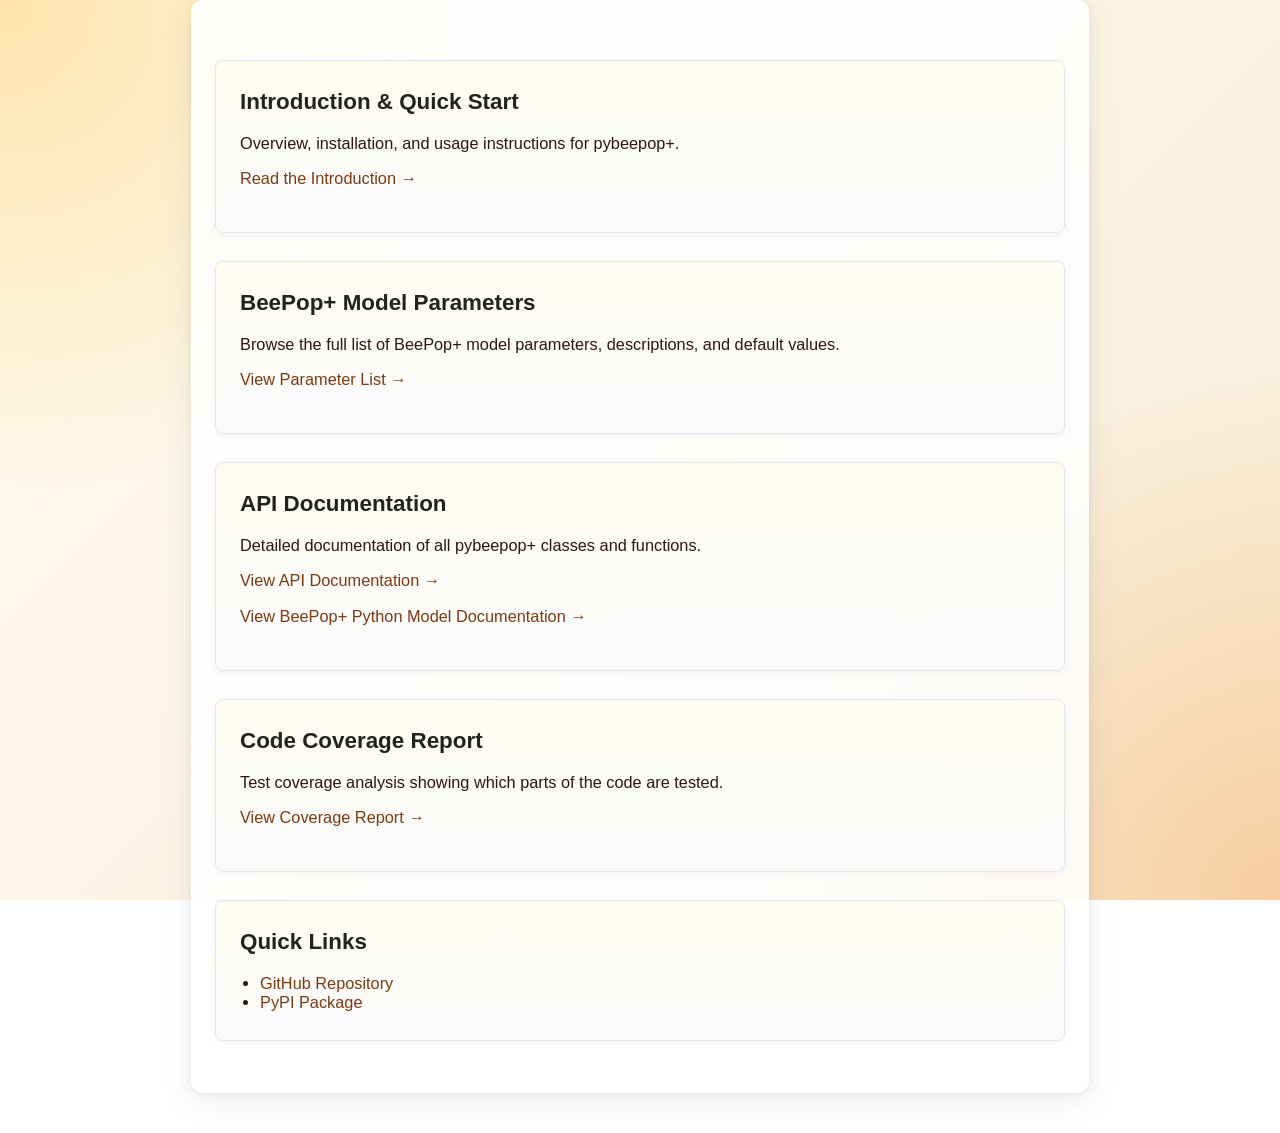
<file: docs/index_template.html>
<!DOCTYPE html>
<html>
<head>
    <meta charset="utf-8">
    <title>pybeepop+ Documentation</title>
    <meta name="viewport" content="width=device-width, initial-scale=1">
    <link rel="stylesheet" href="styles.css">
</head>
<body>
    <!-- HERO_PLACEHOLDER -->
    <div class="container">
        <div class="box">
            <h2>Introduction & Quick Start</h2>
            <p>Overview, installation, and usage instructions for pybeepop+.</p>
            <p><a href="introduction.html">Read the Introduction →</a></p>
        </div>

        <div class="box">
            <h2>BeePop+ Model Parameters</h2>
            <p>Browse the full list of BeePop+ model parameters, descriptions, and default values.</p>
            <p><a href="parameters.html">View Parameter List →</a></p>
        </div>

        <div class="box">
            <h2>API Documentation</h2>
            <p>Detailed documentation of all pybeepop+ classes and functions.</p>
            <p><a href="pybeepop.html">View API Documentation →</a></p>
            <p><a href="beepop/index.html">View BeePop+ Python Model Documentation →</a></p>
        </div>

        <div class="box">
            <h2>Code Coverage Report</h2>
            <p>Test coverage analysis showing which parts of the code are tested.</p>
            <p><a href="coverage/index.html">View Coverage Report →</a></p>
        </div>

        <div class="box">
            <h2>Quick Links</h2>
            <ul>
                <li><a href="https://github.com/USEPA/pybeepop">GitHub Repository</a></li>
                <li><a href="https://pypi.org/project/pybeepop-plus/">PyPI Package</a></li>
            </ul>
        </div>
    </div>
</body>
</html>
</file>
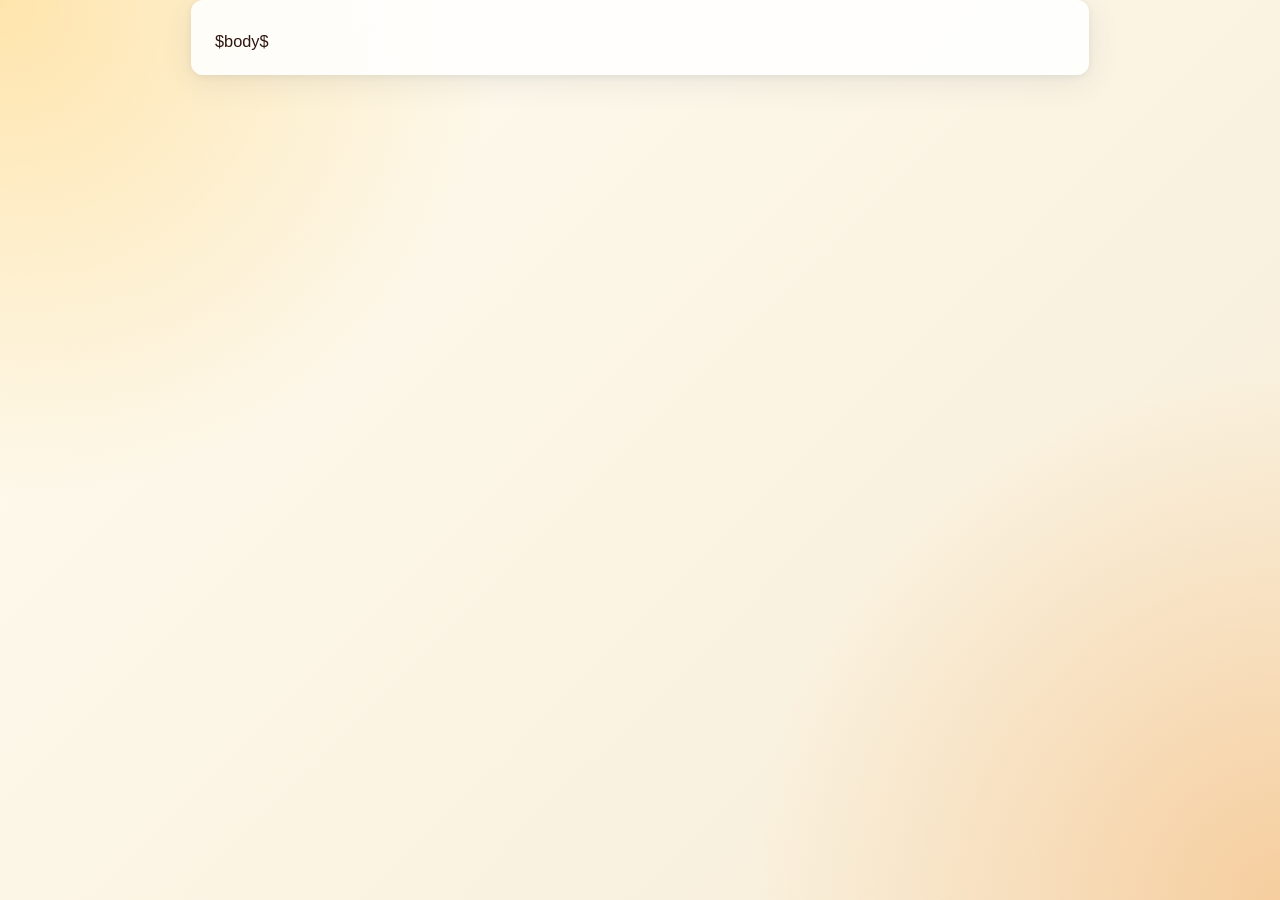
<file: docs/introduction_template.html>
<!DOCTYPE html>
<html>
<head>
    <meta charset="utf-8">
    <title>pybeepop+ Introduction</title>
    <meta name="viewport" content="width=device-width, initial-scale=1">
    <link rel="stylesheet" href="styles.css">
</head>
<body>
    <!-- HERO_PLACEHOLDER -->
    <div class="container">
        $body$
    </div>
</body>
</html>
</file>
<file: docs/styles.css>
/* ===================================================================
   pybeepop+ Documentation – Shared Styles
   =================================================================== */

/* ---------- Design tokens ---------- */
:root {
    --honey-50: #fff8e8;
    --honey-100: #ffe8a3;
    --honey-300: #fec44f;
    --amber-500: #f48c25;
    --brown-800: #4a261d;
    --brown-900: #2d160f;
    --slate-700: #334155;
}

/* ---------- Base ---------- */
body {
    font-family: 'Segoe UI', 'Roboto', Arial, sans-serif;
    margin: 0;
    padding: 0;
    min-height: 100vh;
    color: var(--brown-900);
    font-size: 1.02rem;
    -webkit-font-smoothing: antialiased;
    -moz-osx-font-smoothing: grayscale;
    background:
        radial-gradient(circle at top left, rgba(254, 196, 79, 0.42), transparent 32%),
        radial-gradient(circle at bottom right, rgba(244, 140, 37, 0.32), transparent 34%),
        linear-gradient(135deg, #fffcf0 0%, #f7edd8 100%);
    background-attachment: fixed;
}

a {
    color: #7c3a12;
    text-decoration: none;
    font-weight: 500;
}
a:hover {
    text-decoration: underline;
    color: #5c2d0e;
}

h2 {
    margin-top: 0;
    color: #222;
    font-size: 1.4rem;
}

ul {
    margin: 0;
    padding-left: 20px;
}

/* ---------- Hero ---------- */
.hero {
    max-width: 1120px;
    margin: 0 auto;
    padding: 28px 24px 12px 24px;
    display: grid;
    grid-template-columns: minmax(0, 1.2fr) minmax(180px, 280px);
    gap: 20px;
    align-items: center;
}

.hero-copy {
    padding: 12px 4px;
}

.eyebrow {
    display: inline-block;
    margin-bottom: 12px;
    padding: 5px 10px;
    border-radius: 999px;
    background: rgba(254, 196, 79, 0.25);
    color: var(--brown-800);
    font-size: 0.8rem;
    font-weight: 700;
    letter-spacing: 0.08em;
    text-transform: uppercase;
}

.hero h1 {
    margin: 0;
    font-size: clamp(2.2rem, 5vw, 3.8rem);
    line-height: 0.98;
    letter-spacing: -0.03em;
    color: var(--brown-900);
}

.hero h1 a {
    color: inherit;
    text-decoration: none;
    font-weight: inherit;
}
.hero h1 a:hover {
    text-decoration: none;
    opacity: 0.85;
}

.hero p {
    max-width: 640px;
    margin: 12px 0 0 0;
    font-size: 1rem;
    line-height: 1.6;
    color: var(--slate-700);
}

.hero-art {
    display: flex;
    justify-content: center;
    align-items: center;
}

.hero-art img {
    width: min(100%, 220px);
    height: auto;
    filter: drop-shadow(0 14px 24px rgba(74, 38, 29, 0.18));
}

/* ---------- Hero nav buttons ---------- */
.hero-actions {
    display: flex;
    flex-wrap: wrap;
    gap: 10px;
    margin: 18px 0 0 0;
}

.hero-actions a {
    display: inline-flex;
    align-items: center;
    justify-content: center;
    padding: 10px 16px;
    border-radius: 999px;
    font-weight: 700;
    transition: transform 0.15s ease, box-shadow 0.15s ease, background 0.15s ease;
}
.hero-actions a:hover {
    text-decoration: none;
    transform: translateY(-1px);
}

.hero-actions .primary {
    background: var(--brown-800);
    color: var(--honey-50);
    box-shadow: 0 10px 24px rgba(74, 38, 29, 0.18);
}

.hero-actions .secondary {
    border: 1px solid rgba(74, 38, 29, 0.18);
    background: rgba(255, 255, 255, 0.72);
    backdrop-filter: blur(4px);
    color: var(--brown-800);
}

.hero-actions .tertiary {
    border: 1px solid rgba(74, 38, 29, 0.12);
    background: transparent;
    color: var(--slate-700);
    font-weight: 600;
    font-size: 0.92em;
}

/* Active-page indicator */
.hero-actions .active {
    background: var(--amber-500);
    color: #fff;
    box-shadow: 0 8px 20px rgba(244, 140, 37, 0.30);
    pointer-events: none;
}

/* ---------- Badges ---------- */
.badges {
    margin: 16px 0 0 0;
    display: flex;
    flex-wrap: wrap;
    gap: 8px;
}
.badges img {
    vertical-align: middle;
    height: 24px;
}

/* ---------- Container ---------- */
.container {
    max-width: 850px;
    margin: 0 auto 40px auto;
    padding: 32px 24px 24px 24px;
    background: rgba(255, 255, 255, 0.88);
    border-radius: 12px;
    box-shadow: 0 6px 32px rgba(60, 72, 88, 0.10), 0 1.5px 6px rgba(60, 72, 88, 0.08);
}

/* Wide container for parameter table */
.container.wide {
    max-width: 1320px;
}

/* ---------- Back link ---------- */
.back-link {
    margin-bottom: 18px;
    display: block;
}

/* ---------- Index-page cards ---------- */
.box {
    border: 1px solid #e2e8f0;
    padding: 28px 24px;
    margin: 28px 0;
    border-radius: 8px;
    background: linear-gradient(180deg, rgba(255, 251, 240, 0.9), rgba(249, 250, 251, 0.96));
    box-shadow: 0 2px 8px rgba(60, 72, 88, 0.06);
    transition: box-shadow 0.2s, transform 0.2s;
    cursor: pointer;
}
.box:hover {
    box-shadow: 0 8px 32px rgba(60, 72, 88, 0.18), 0 2px 8px rgba(60, 72, 88, 0.10);
    transform: translateY(-2px) scale(1.01);
}

/* ---------- Parameter table ---------- */
.note {
    background: #fffbe6;
    border-left: 4px solid #fec44f;
    padding: 12px 18px;
    margin-bottom: 24px;
    color: #444;
}

.table-wrap {
    overflow-x: auto;
}

table.parameter-table {
    width: 100%;
    border-collapse: collapse;
    margin-bottom: 24px;
    font-size: 0.96rem;
}
table.parameter-table th,
table.parameter-table td {
    border: 1px solid #e2e8f0;
    padding: 8px 10px;
    text-align: left;
    vertical-align: top;
}
table.parameter-table th {
    background: #fec44f;
    color: #222;
    font-weight: 600;
    position: sticky;
    top: 0;
}
table.parameter-table tbody tr:nth-child(even) {
    background: #f9fafb;
}

.footer-link {
    color: #888;
    font-size: 0.98rem;
}

/* ---------- Footer ---------- */
.site-footer {
    max-width: 1120px;
    margin: 0 auto;
    padding: 24px 24px 32px 24px;
    text-align: center;
    font-size: 0.85rem;
    color: var(--slate-700);
}

/* ---------- Responsive ---------- */
@media (max-width: 700px) {
    .container.wide {
        padding: 10px 2vw;
    }
    table.parameter-table,
    table.parameter-table th,
    table.parameter-table td {
        font-size: 0.92rem;
    }
}

@media (max-width: 600px) {
    .hero {
        grid-template-columns: 1fr;
        padding: 20px 16px 10px 16px;
        text-align: center;
    }
    .hero p {
        max-width: none;
    }
    .hero-actions,
    .badges {
        justify-content: center;
    }
    .hero-art {
        order: -1;
    }
    .container {
        padding: 12px 2vw;
    }
    .box {
        padding: 16px 8px;
    }
}
</file>
